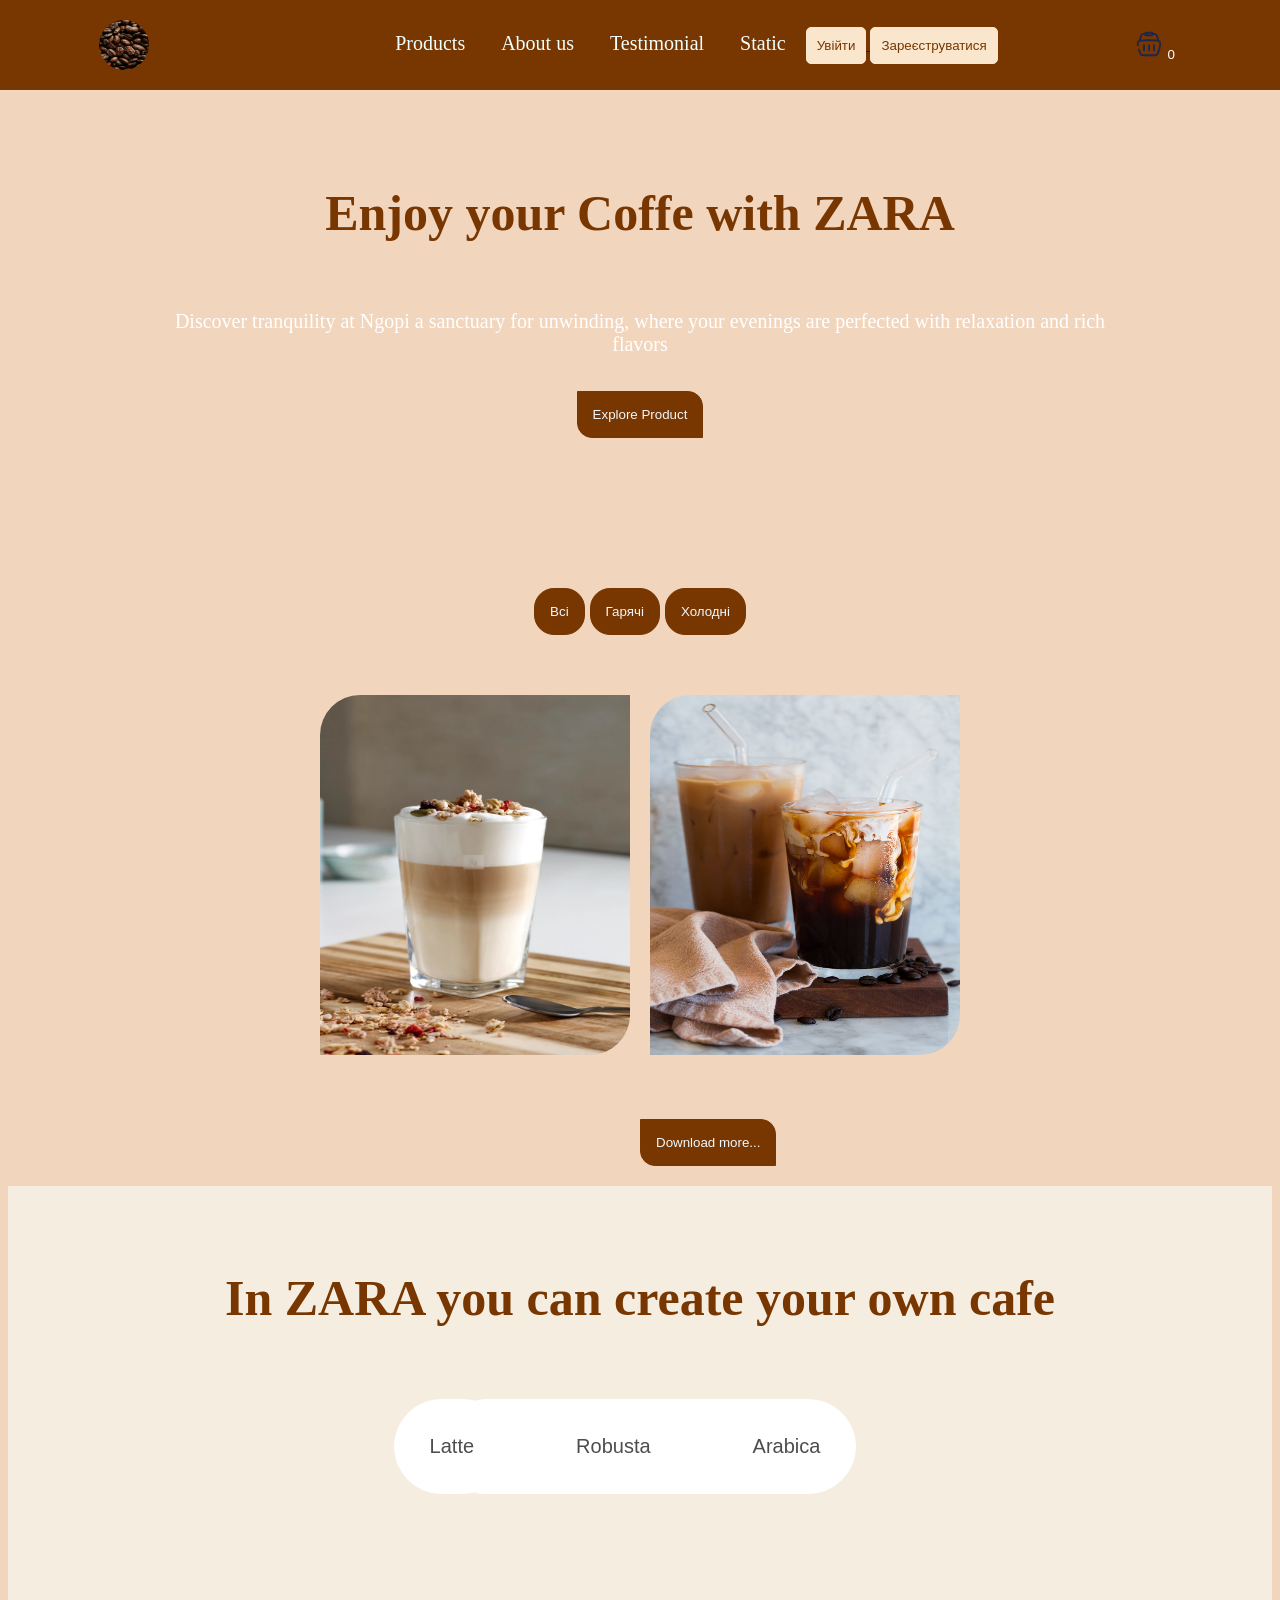
<file: index.html>
<!DOCTYPE html>
<html lang="en">
<head>
    <meta charset="UTF-8">
    <meta name="viewport" content="width=device-width, initial-scale=1.0">
    <link rel="stylesheet" href="/css/index.css">
    <!-- <link rel="stylesheet" href="/css/nonModal.css"> -->
    <!-- <link rel="stylesheet" href="/css/adverticement.css"> -->
    <link rel="stylesheet" href="/css/cardStyle.css">
    
    <title> Laboratorna 2</title>
</head>
<body>
    <header class="header">
        <img src="/image/brown-coffee-beans.jpg"  class="logo">
        <nav class="navigating">
            <a class="link" href="./shop.html">Products</a>
            <a class="link">About us</a>
            <a class="link">Testimonial</a>
            <a class="link" href="/graphics.html">Static</a>
            <a href="#" id="loginIcon" title="Увійти">
                <button class="icon" alt="Login"> Увійти </button>
            </a>
            <a href="#" id="registerIcon" title="Зареєструватися">
                <button class="icon" alt="Register"> Зареєструватися </button>
            </a>
        </nav>
        <button id="placeOrder" class="cart-icon js-open-cart" aria-label="Open cart">
            <img  class='cart-class ' src="/image/cart-3.svg" alt="Корзина" />
            <span class="cart-count js-cart-count">0</span>
        </button>
        <div id="registerModal" class="modal hidden">
            <div class="modal-content">
                <span class="close-button js-close-register">&times;</span>
                <form id="registerForm">
                    <h3>Реєстрація</h3>
                    <label>Логін:</label>
                    <input type="text" id="regLogin" required>
                    
                    <label>Пароль:</label>
                    <input type="password" id="regPassword" required>
                    
                    <label>Повторіть пароль:</label>
                    <input type="password" id="regRepeatPassword" required>
                    
                    <label>Email:</label>
                    <input type="email" id="regEmail">
                    
                    <button type="submit">Зареєструватися</button>
                    <div id="registerError" class="error"></div>
                </form>
            </div>
        </div>
        <div id="loginModal" class="modal hidden">
            <span class="close-button js-close-login">&times;</span>
            <form id="loginForm">
                <h3>Авторизація</h3>
                <label>Логін:</label>
                <input type="text" id="login" required>
        
                <label>Пароль:</label>
                <input type="password" id="loginPassword" required>
        
                <button type="submit">Увійти</button>
                <div id="loginError" class="error"></div>
            </form>
        </div>

        
    </header>
    <main>
        <div class=" overlay js-overlay js-close-cart"> </div>
        <div class="cart js-cart">
            <span class="close js-close-cart js-close-modal"> &times;</span>
            <div class="cart-inner-scroll">
            <div class="cart-container">
                <p class="text">Товари в кошику:</p>
                <div class="cart-items js-cart-items">
                    <!-- Товари тут -->
                </div>
                <div class="cart-total js-cart-total">
                    <p class="text">Загальна сума: <span class="js-total-price">0</span>грн</p>
                </div>
                <div class="cart-empty-container">
                    <p class="text">Ваш кошик порожній!</p>
                </div>
                </div>
            </div>
        </div>
        <!-- <div id="fullscreenAd" class="hidden">
            <div class="ad-content">
                <p>🌟 Спеціальна акція! Тільки сьогодні -50% на все! 🌟</p>
                <button id="closeAd" class="hidden">&times;</button>
            </div>
        </div> -->
    
    
        <div class="first-section">
            <h1 class="main-header"> Enjoy your Coffe with ZARA</h1>
            <p class="main-paragraph"> Discover tranquility at Ngopi a sanctuary for unwinding,
            where your evenings are perfected with relaxation and rich flavors</p>
            <button class="button"> Explore Product </button>
        </div>

        <div id="filterButtons">
            <button data-category="all" class="filter-btn">Всі</button>
            <button data-category="hot" class="filter-btn">Гарячі</button>
            <button data-category="cold" class="filter-btn">Холодні</button>
        </div>
        
        <section class="second-section">
            <div id="coffee-gallery" > </div>
            <div id="coffeeInfo" class="coffee-info">
                <span id="closeBtn" class="close-btn"></span>
            </div>
        </section>
        <button id="loadMore">Download more...</button>

        
        <div class="page2">
            <h2 class="coffe-creation">In ZARA you can create your own cafe</h2>
            <div class="coffe-buttons">
                <button class="btn">Latte</button>
                <button class="btn">Robusta</button>
                <button class="btn">Arabica</button>
            </div>
            <div class="product-container">
                <ul class="container js-products-list">
                </ul>
            </div>
        </div>
        <!-- <div id="subscriptionWindow">
            <h3>Підпишіться на наші новини!</h3>
            <div class="buttons">
                <button id="acceptBtn" class="button1">Прийняти</button>
                <button id="declineBtn" class="button1">Відхилити</button>
            </div>
        </div>
        <div id="thankYouMessage" class="thankYouMessage">Дякуємо за приєднання!</div> -->
    </main>
    <script src="/js/index.js"></script>
    <script src="/js/scripts.js"></script>
    <script src="/js/cartLogic.js"></script>
    <script src="/js/cartPopup.js"></script>
    <!-- <script src="/js/nonModalWindow.js"></script> -->
    <script src="/js/validation.js"> </script>
</body>
</html>
</file>
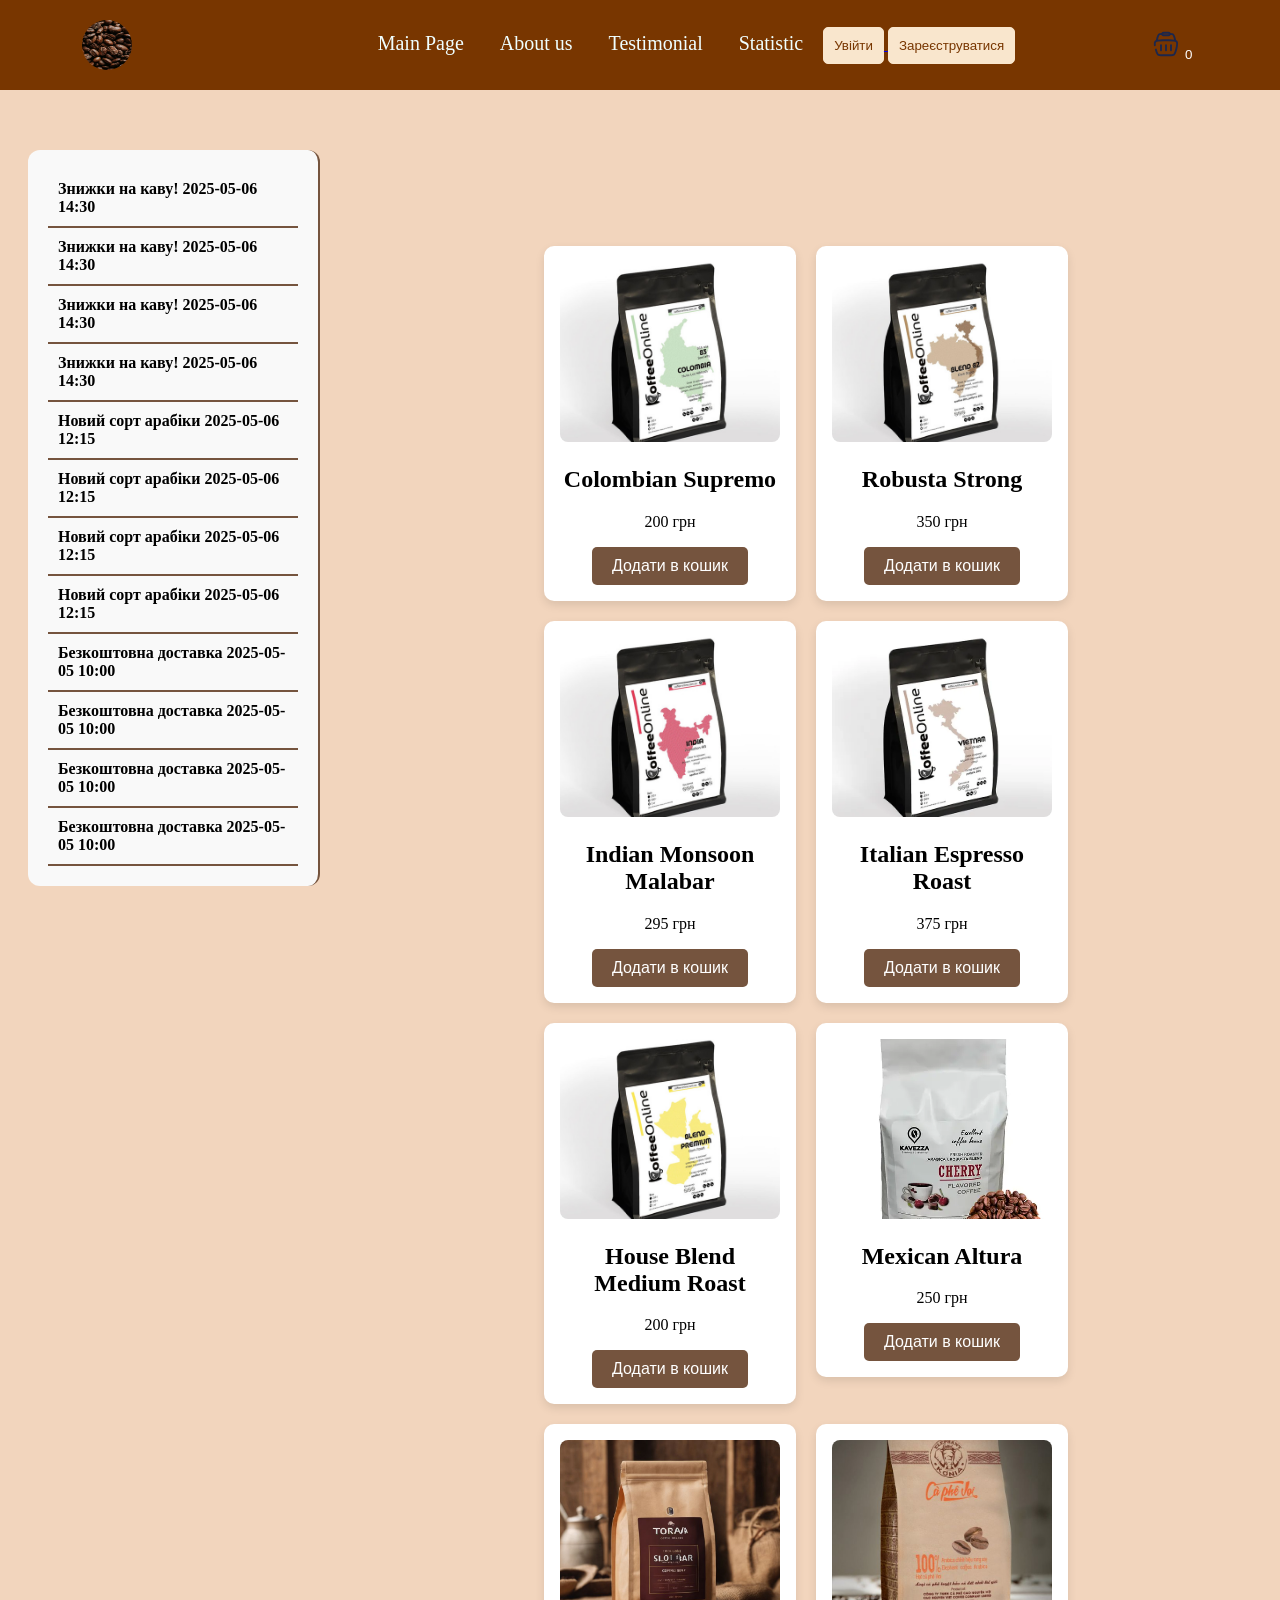
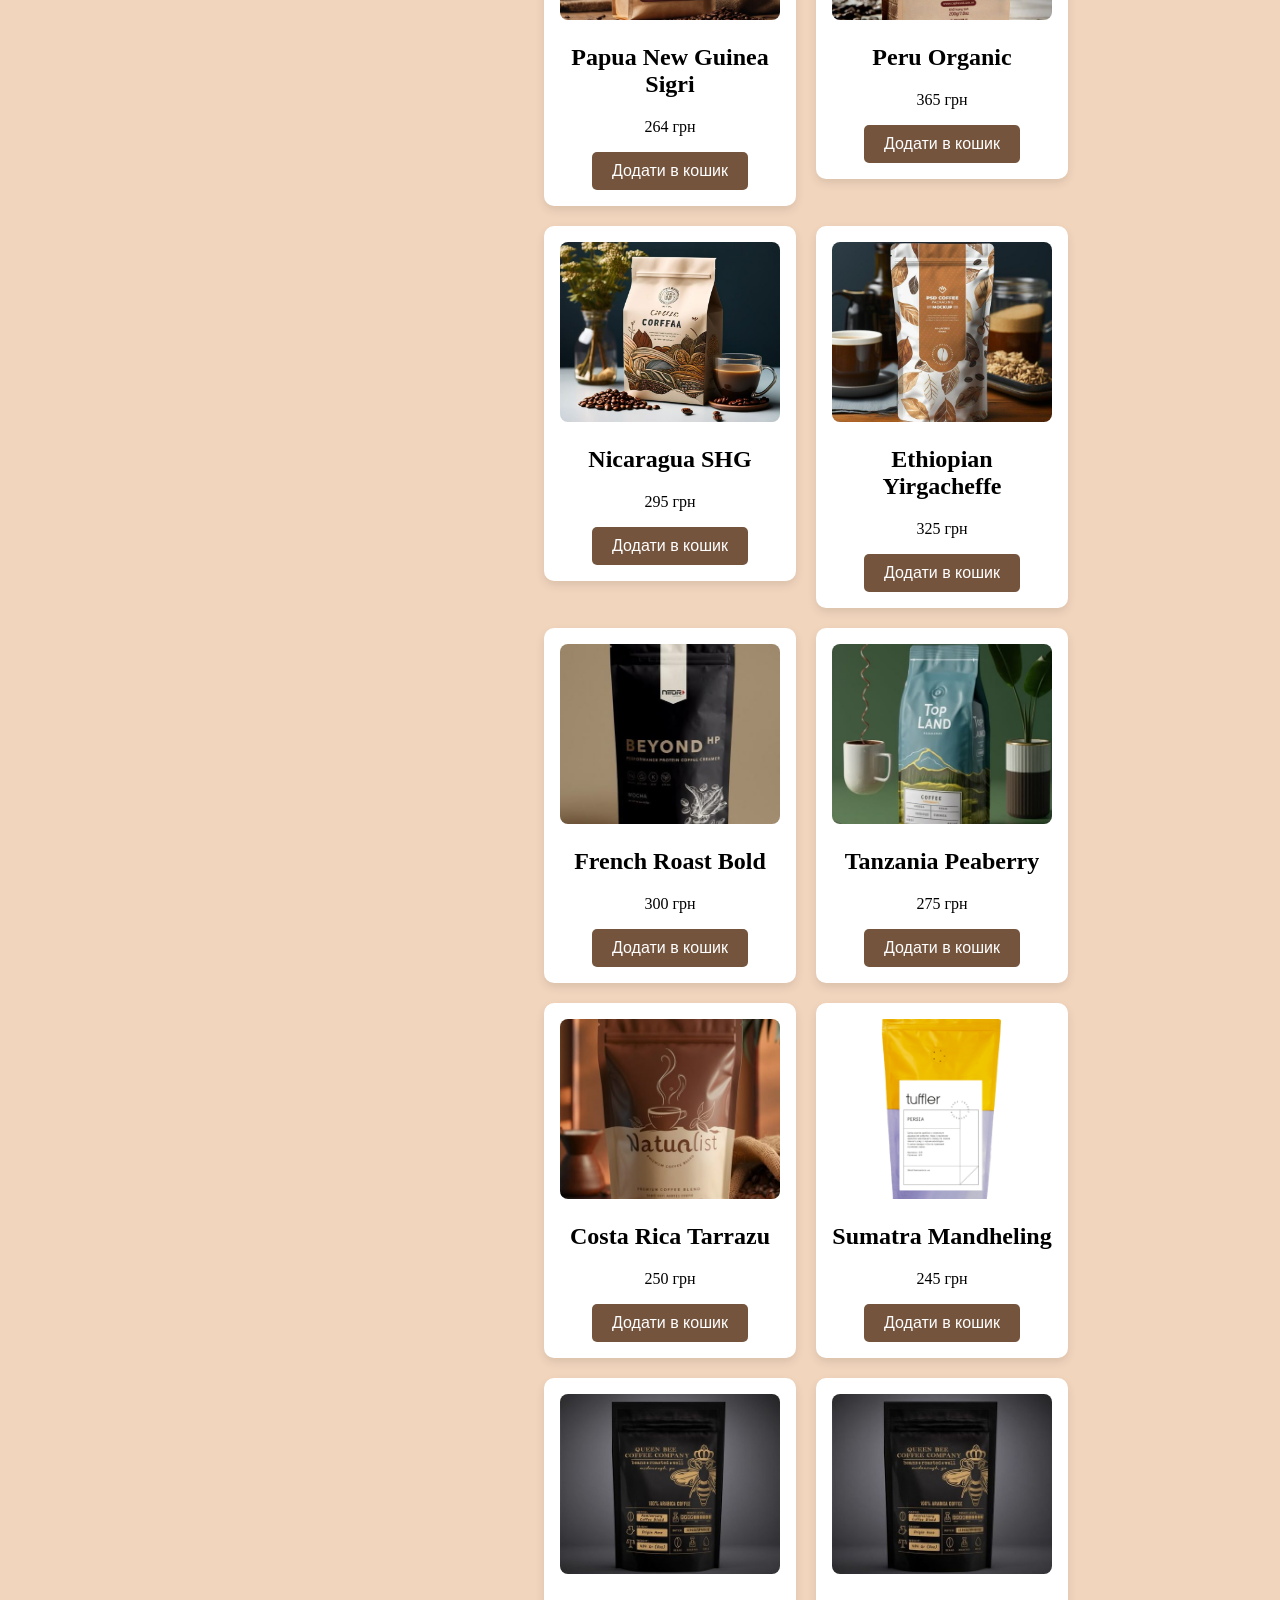
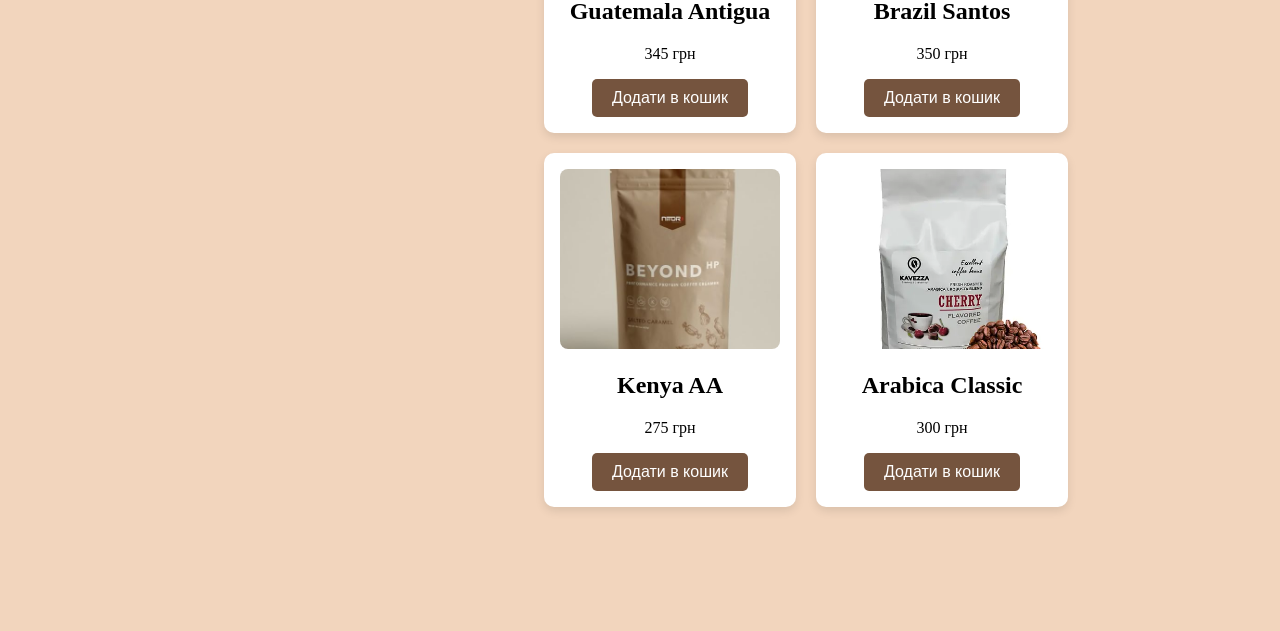
<file: shop.html>
<!DOCTYPE html>
<html lang="en">
<head>
    <meta charset="UTF-8">
    <meta name="viewport" content="width=device-width, initial-scale=1.0">
    <link rel="stylesheet" href = "css/cardStyle.css">
    <link rel="stylesheet" href="/css/index.css">
    <title>Shop</title>
</head>
<body>
    <header class="header">
        <img src="/image/brown-coffee-beans.jpg"  class="logo">
        <nav class="navigating">
            <a class="link" href="./index.html">Main Page</a>
            <a class="link">About us</a>
            <a class="link">Testimonial</a>
            <a class="link" href="/graphics.html"> Statistic</a>
            <a href="#" id="loginIcon" title="Увійти">
                <button class="icon" alt="Login"> Увійти </button>
            </a>
            <a href="#" id="registerIcon" title="Зареєструватися">
                <button class="icon" alt="Register"> Зареєструватися </button>
            </a>
        </nav>
        <button id="placeOrder" class="cart-icon js-open-cart" aria-label="Open cart">
            <img  class='cart-class ' src="/image/cart-3.svg" alt="Корзина" />
            <span class="cart-count js-cart-count">0</span>
        </button>
    </header>
    <div id="registerModal" class="modal hidden">
        <span class="close-button js-close-register">&times;</span>
        <form id="registerForm">
            <h3>Реєстрація</h3>
            <label>Логін:</label>
            <input type="text" id="regLogin" required>
            
            <label>Пароль:</label>
            <input type="password" id="regPassword" required>
            
            <label>Повторіть пароль*:</label>
            <input type="password" id="regRepeatPassword" required>
            
            <label>Email:</label>
            <input type="email" id="regEmail">
            
            <button type="submit">Зареєструватися</button>
            <div id="registerError" class="error"></div>
        </form>
    </div>
    <div id="loginModal" class="modal hidden">
        <span class="close-button js-close-login">&times;</span>
        <form id="loginForm">
            <h3>Авторизація</h3>
            <label>Логін:</label>
            <input type="text" id="login" required>
    
            <label>Пароль:</label>
            <input type="password" id="loginPassword" required>
    
            <button type="submit">Увійти</button>
            <div id="loginError" class="error"></div>
        </form>
    </div>
    <main class = "main ">
        
        <div class=" overlay js-overlay js-close-cart"> </div>
        <div class="cart js-cart">
            <span class="close js-close-cart js-close-modal"> &times;</span>
            <div class="cart-inner-scroll">
            <div class="cart-container">
                <p class="text">Товари в кошику:</p>
                <div class="cart-items js-cart-items">
                    <!-- Товари тут -->
                </div>
                <div class="cart-total js-cart-total">
                    <p class="text">Загальна сума: <span class="js-total-price">0</span>грн</p>
                </div>
                <div class="cart-empty-container">
                    <p class="text">Ваш кошик порожній!</p>
                </div>
                </div>
            </div>
        </div>

        <div class="news-section">
            <aside class="news-sidebar">
                <ul class="news-list js-news-list"></ul>
            </aside>
        </div>
    <div class="product-container">
                <ul class="container js-products-list">
                </ul>
            </div>
            <button id="scrollToTopBtn" title="Go to top">↑</button>

        </main>
        <script type="module" src="/js/main.js"> </script>
        <script src="/js/news.js"></script>
        <script src="/js/cartPopup.js"> </script>
        <script src="/js/validation.js"></script>
</body>
</html>
</file>
<file: css/index.css>
body{
    background-color:  rgb(242, 213, 189);
}
.header{
    display: flex;
    position: fixed;
    top: 0;
    right: 0;
    left: 0;
    align-items: center;
    justify-content: center;
    padding: 20px;
    background-color:  rgb(120, 54, 0);
    gap: 130px;

}
.navigating{
    justify-content: space-around;
    margin-left: 100px  ;

}
.logo{
    border-radius: 100%;
    width: 50px;
    height: 50px;
}
.link{
    text-decoration: none;
    padding: 15px;
    color: azure;
    font-size: 20px;
    font-family:Georgia, 'Times New Roman', Times, serif;
    border: 1px solid rgb(120, 54, 0); 

}
.link:hover{
    background-color: azure;
    color: black;

}
/* Спільний стиль для обох модалок */
.modal {
    position: fixed;
    top: 0;
    left: 0;
    width: 100%;
    height: 100%;
    background-color: rgba(101, 76, 55, 0.85);
    display: flex;
    align-items: center;
    justify-content: center;
    z-index: 1000;
}

/* Прихована форма */
.hidden {
    display: none;
}

/* Контейнер форми */
.modal form {
    background-color: rgb(80, 30, 0);
    padding: 30px;
    border-radius: 10px;
    width: 300px;
    color: #fff;
    box-shadow: 0 0 15px rgba(0, 0, 0, 0.6);
    position: relative;
}

/* Тексти і поля */
.modal h3 {
    margin-top: 0;
    color: #ffe7c4;
}

.modal label {
    display: block;
    margin: 10px 0 5px;
    color: #fff1dc;
}

.modal input {
    width: 100%;
    padding: 8px;
    margin-bottom: 10px;
    border: none;
    border-radius: 5px;
    background-color: #fff;
    color: #000;
}

/* Кнопки */
.modal button {
    background-color: #a07547;
    color: #000;
    padding: 10px;
    width: 100%;
    border: none;
    border-radius: 5px;
    font-weight: bold;
    cursor: pointer;
}

.modal button:hover {
    background-color: #a07547;
}

/* Повідомлення про помилку/успіх */
.error {
    color: #ffcccc;
    margin-top: 10px;
}

.success {
    color: #b2ffb2;
}

/* Кнопка ✕ */
.close-button {
    position: absolute;
    top: 10px;
    right: 15px;
    font-size: 22px;
    color: #ffffff;
    cursor: pointer;
    font-weight: bold;
}

.icon {
    background-color:  #f9e6cd;
    padding: 10px;
    border-radius: 5px ;
    border: 1px solid #f9e6cd;
    cursor: pointer;
    color:  rgb(120, 54, 0) ;
}


.first-section{
    display: flex;
    flex-direction: column;
    justify-content: center;
    align-items: center;
    padding: 50px;
    margin: 100px;
    gap: 15px;
}

.main-header{
    color: rgb(120, 54, 0);
    font-size: 50px;
    text-align: center;
}
.main-paragraph{
    color:  rgb(255, 255, 255);
    font-size: 20px;
    text-align: center;
}
.button{
    color: aliceblue;
    background-color:  rgb(120, 54, 0);
    padding: 15px;
    border: 1px solid  rgb(120, 54, 0);
    border-radius: 0px 15px 0px 15px;
}
.button:hover{
    background-color: aliceblue;
    color: rgb(120, 54, 0)
}
.second-section{
    display: flex;
    flex-wrap: wrap;
    justify-content: center;
    align-items: center;
    margin: 30px;
    padding: 20px;
}
#filterButtons{
    display: flex;
    justify-content: center;
    align-items: center;
    gap:5px;
}
.filter-btn{
    color: aliceblue;
    background-color:  rgb(120, 54, 0);
    padding: 15px;
    border: 1px solid  rgb(120, 54, 0);
    border-radius: 20px;
}

#loadMore{
    display: block;
    margin-left: 50%;
    color: aliceblue;
    background-color:  rgb(120, 54, 0);
    padding: 15px;
    border: 1px solid  rgb(120, 54, 0);
    border-radius: 0px 15px 0px 15px;
}
#loadMore:hover{
    background-color: aliceblue;
    color: rgb(120, 54, 0)
}

.coffee-info {
    position: relative;
    display: none;
    margin-top: 20px;
    font-size: 18px;
    background-color: #f9e6cd;
    padding: 20px;
    border-radius: 5px;
    color:  rgb(120, 54, 0) ;
}
.coffee-img{
    width: 310px;
    height: 360px;
    margin: 10px;
    border-radius: 40px 0px 40px ;
    /* transition: transform 0.3s ease; */
    /* transform: scale(1.1); */
}
.coffee-img:hover{
    transform:scale(1.1);
}
.close-btn {
    color: #333;
    font-size: 30px;
    font-weight: bold;
    position: absolute;
    top: 10px;
    right: 20px;
    cursor: pointer;
    transition: 0.3s;
}

.close-btn:hover {
    color: red;
}
.page2{
    display: flex;
    flex-direction: column;
    margin-top: 20px;
    align-items: center;
    padding: 30px;
    background-color: rgb(246, 237, 225);
    gap: 20px;
}
.coffe-creation{
    font-size: 50px;
    line-height: 80px;
    color: rgb(120, 54, 0);
}

.coffe-buttons{
    display: flex;
    background-color: rgb(255, 255, 255);
    border: 1px solid  rgb(255, 255, 255)e;
    border-radius: 50px;
    /* padding: 25px; */
    width: 400px;
    align-items: center;
    justify-content: center;

}
.btn{
    background-color: rgb(255, 255, 255);
    border: 1px solid rgb(255, 255, 255);
    margin-right: 30px;
    font-size: 20px;
    color: rgb(78, 77, 77);
    padding: 35px;
    border-radius: 50px;
}
.btn:hover{
    background-color: rgb(120, 117, 117);
}
</file>
<file: css/nonModal.css>
#subscriptionWindow {
    position: fixed;
    bottom: 20px;
    right: 20px;
    background-color: #fff;
    border: 1px solid #ccc;
    padding: 20px;
    box-shadow: 0 4px 8px rgba(0, 0, 0, 0.1);
    display: none;
    z-index: 1000;
}

.buttons {
    display: flex;
    gap: 10px;
}

.button1{
    color: aliceblue;
    background-color:  rgb(120, 54, 0);
    padding: 15px;
    border: 1px solid  rgb(120, 54, 0);
    border-radius: 20px;
}
.button1:hover{
    background-color: aliceblue;
    color: rgb(120, 54, 0)
}
.thankYouMessage {
    display: none;
    padding: 10px;
    background-color: #28a745;
    color: white;
    margin-top: 20px;
    border-radius: 5px;
}
</file>
<file: css/adverticement.css>
/* Ховає елемент */
.hidden {
    display: none !important;
}

/* Повноекранне затемнення */
#fullscreenAd {
    position: fixed;
    top: 0;
    left: 0;
    width: 100%;
    height: 100%;
    background: rgba(0, 0, 0, 0.85);
    color: #fff;
    display: flex;
    align-items: center;
    justify-content: center;
    z-index: 9999;
}

/* Вміст реклами */
.ad-content {
    text-align: center;
    background: #222;
    padding: 40px;
    border-radius: 20px;
    box-shadow: 0 0 20px #000;
    position: relative;
    max-width: 600px;
    width: 90%;
    font-size: 24px;
}

/* Хрестик */
#closeAd {
    position: absolute;
    top: 10px;
    right: 15px;
    background: transparent;
    border: none;
    color: #fff;
    font-size: 30px;
    cursor: pointer;
}
</file>
<file: css/cardStyle.css>
/* product card styles */
.main{
    margin-top: 130px;
    display: flex;

}
main .overlay{
    display: none;
    position: fixed;
    top:0;
    left: 0;
    width: 100%;
    height: 100%;
    background-color: rgba(0, 0,0 , 0.0);
    z-index: 999;
    transition: background-color .2s;
}

main .overlay.active{
    display:block;
    background-color:  rgba(0, 0,0 , 0.5);;
}

.cart{
    position: fixed;
    top:0;
    right: -500px;
    width: 500px ;
    height: 100vh;
    background-color: #75543e;
    transition: right .2s ease-in-out;
    z-index: 1000;
    overflow-y: auto;
    color: #f0e8e3; 
    font-family: 'Segoe UI', Tahoma, Geneva, Verdana, sans-serif; /* сучасний гарний шрифт */
    padding: 20px;
    box-sizing: border-box;

}
.cart-inner-scroll {
    flex-grow: 1;
    overflow-y: auto;
    padding: 20px;
}
.cart.active{
    right: 0;
}

.cart .cart-container{
    padding: 50px 0;
}
.cart .cart-container p {
    margin: 0;
}
.cart .cart-container > p {
    font-size: 20px;
    font-weight: bold;
    text-align: left;
    margin-bottom: 20px;
}

.cart .cart-empty-container, .cart .cart-order-container{
    width: 330px;;
    
}
.cart-empty-container {
    display: flex;
    justify-content: center;
    align-items: center;
    height: 60vh;
    text-align: center;
}
.cart-empty-container p {
    font-size: 22px;
    font-weight: 600;
    opacity: 0.6;
}
.close {
    position: relative;
    font-size: 28px;
    font-weight: bold;
    color: #f0e8e3;
    cursor: pointer;
    transition: font-style 0.2s, transform 0.2s;
}

.close:hover {
    font-style: italic;
    transform: scale(1.1);
}
.add-to-cart-btn {
    background-color: #75543e;  /* Колір кнопки */
    color: white;
    border: none;
    padding: 10px 20px;
    font-size: 16px;
    border-radius: 5px;
    cursor: pointer;
    transition: background-color 0.3s ease;
}

.add-to-cart-btn:hover {
    background-color: #8c634e;  /* Трохи темніший колір при наведенні */
}
.cart-icon{
    background-color: rgb(120, 54, 0);
    color: white;
    border: none;
    position: relative;
    right: 0;
}
.cart-icon:hover{
    background-color: #e8ccb6;
    border-radius: 30px;
}
.cart-class{
    width: 30px;
    height: 30px;

}
.cart-item {
    display: flex;
    justify-content: space-between;
    align-items: center;
    background-color: #e8ccb6;
    border-radius: 8px;
    margin-bottom: 10px;
    font-family: 'Segoe UI', sans-serif;
    color: #75543e;
}
.cart-container{
    display: flex;
    flex-direction: column;
    width: 400px;


}
.quantity-controls {
    display: flex;
    align-items: center;
    gap: 8px;
}

.quantity-controls button {
    width: 24px;
    height: 24px;
    font-size: 18px;
    font-weight: bold;
    border: none;
    background-color: #ccc;
    cursor: pointer;
    border-radius: 4px;
}

.quantity-controls span {
    min-width: 20px;
    text-align: center;
}
.product-card-container{
    display: flex;
    justify-content: center;
    align-items: center;
    background-color: #fff;
    border-radius: 10px;
    box-shadow: 0 4px 10px rgba(0,0,0,0.1);
    padding: 10px 40px 10px 20px;

    transition: transform 0.2s ease-in-out;
}
.product-image-cart{
    width: 130px;
    height: 130px;
    margin-right: 30px;
}


.remove-btn {
    background: none;
    border: none;
    color: #a33;
    font-size: 24px;
    cursor: pointer;
    margin-bottom: 100px;
    margin-right: -50px;
    transition: transform 0.2s ease, color 0.2s ease;
}

.remove-btn:hover {
    transform: scale(1.2);
    color: #c00;
}
.product-container{
    margin: 100px;
}
.js-products-list {
    list-style: none;
    display: flex;
    flex-wrap: wrap;
    gap: 20px;
    padding: 0;
    justify-content: center;
}

.product-card {
    background-color: #fff;
    border-radius: 10px;
    box-shadow: 0 4px 10px rgba(0,0,0,0.1);
    width: 220px;
    text-align: center;
    padding: 16px;
    transition: transform 0.2s ease-in-out;
    gap: 10px;
}

.product-card:hover {
    transform: scale(1.05);
}

.product-image {
    width: 100%;
    height: 180px;
    object-fit: cover;
    border-radius: 8px;
}

.product-info {
    margin-top: 15px;
}

.product-id {
    font-size: 18px;
    margin-bottom: 4px;
    color: #333;
}
.product-name{
    font-weight: bold;
    color: #75543e;
    font-size: 14px; 
}
.product-price {
    font-weight: bold;
    color: #75543e;
}
.news-section {
    display: flex;
    flex-direction:column;
    gap: 20px;
    padding: 20px;
}
.news-sidebar {
    background-color: #f9f9f9;
    width: 250px;
    /* max-height: 80vh; */
    overflow-y: auto;
    border-right: 2px solid #75543e;
    border-radius: 12px;
    padding: 20px;
}

.news-list {
    list-style: none;
    padding: 0;
    margin: 0;
    width: 100%;
}

.news-item {
    padding: 10px;
    border-bottom: 2px solid #75543e;
    cursor: pointer;
}

.news-item {
    font-weight: bold;
}

.news-content {
    display: none;
    padding: 10px;
    background-color: #75543e;
    border-left: 2px solid  #f9f9f9;
    color: #f9f9f9 ;
    font-size: 14px;
}

.news-item.active .news-content {
    display: block;
}
#scrollToTopBtn {
    position: fixed;
    bottom: 40px;
    right: 40px;
    z-index: 99;
    border: none;
    outline: none;
    background-color: #75543e;
    color: white;
    cursor: pointer;
    padding: 12px 16px;
    border-radius: 50%;
    font-size: 20px;
    display: none;
    transition: opacity 0.3s ease;
  }
  
  #scrollToTopBtn:hover {
    background-color: #5c3e2c;
  }

@media (max-width: 768px) {
    .main{
        flex-direction: column;
    }
    .news-section {
        flex-direction: column;
    }

    .news-list {
        width: 100%;
        max-height: none;
        border-right: none;
    }

    .news-detail {
        padding: 10px 0;
    }

    .news-item {
        font-weight: normal;
    }

    .news-item.active {
        background: #f5f5f5;
    }
}
</file>
